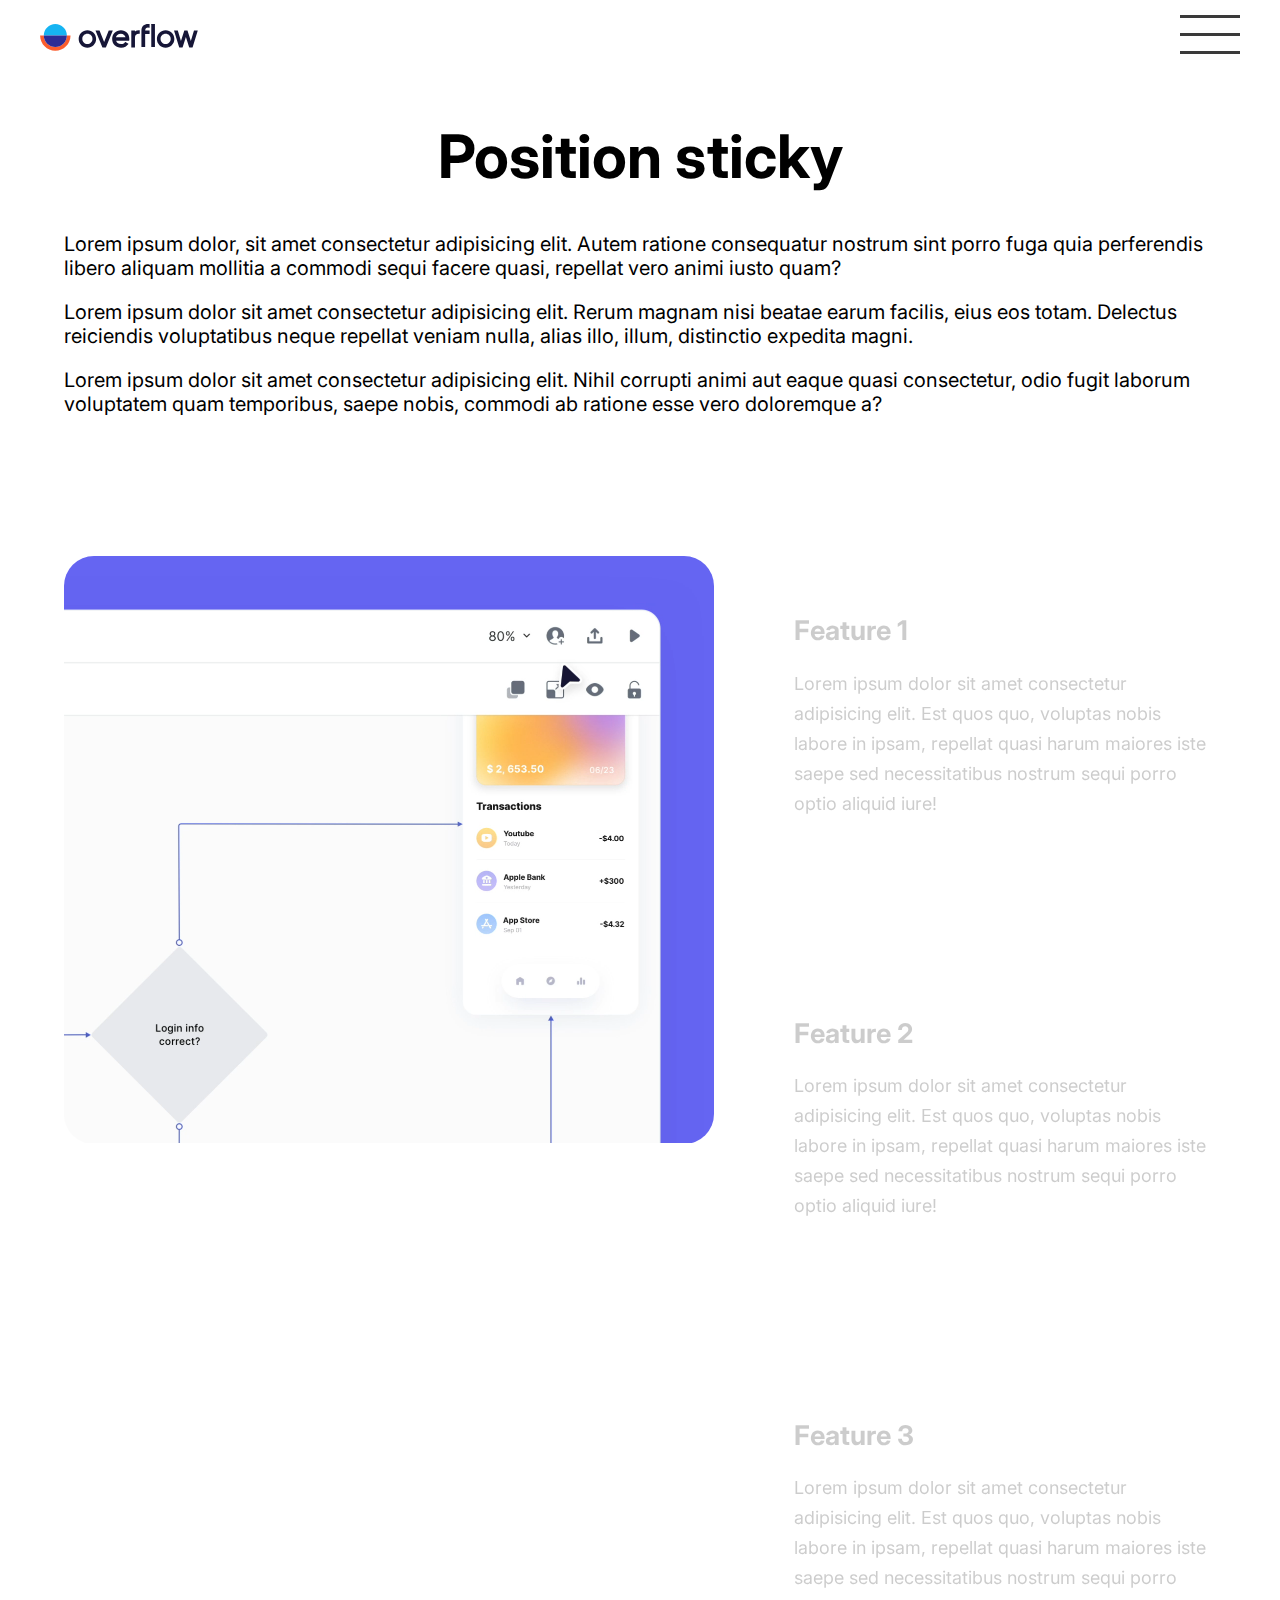
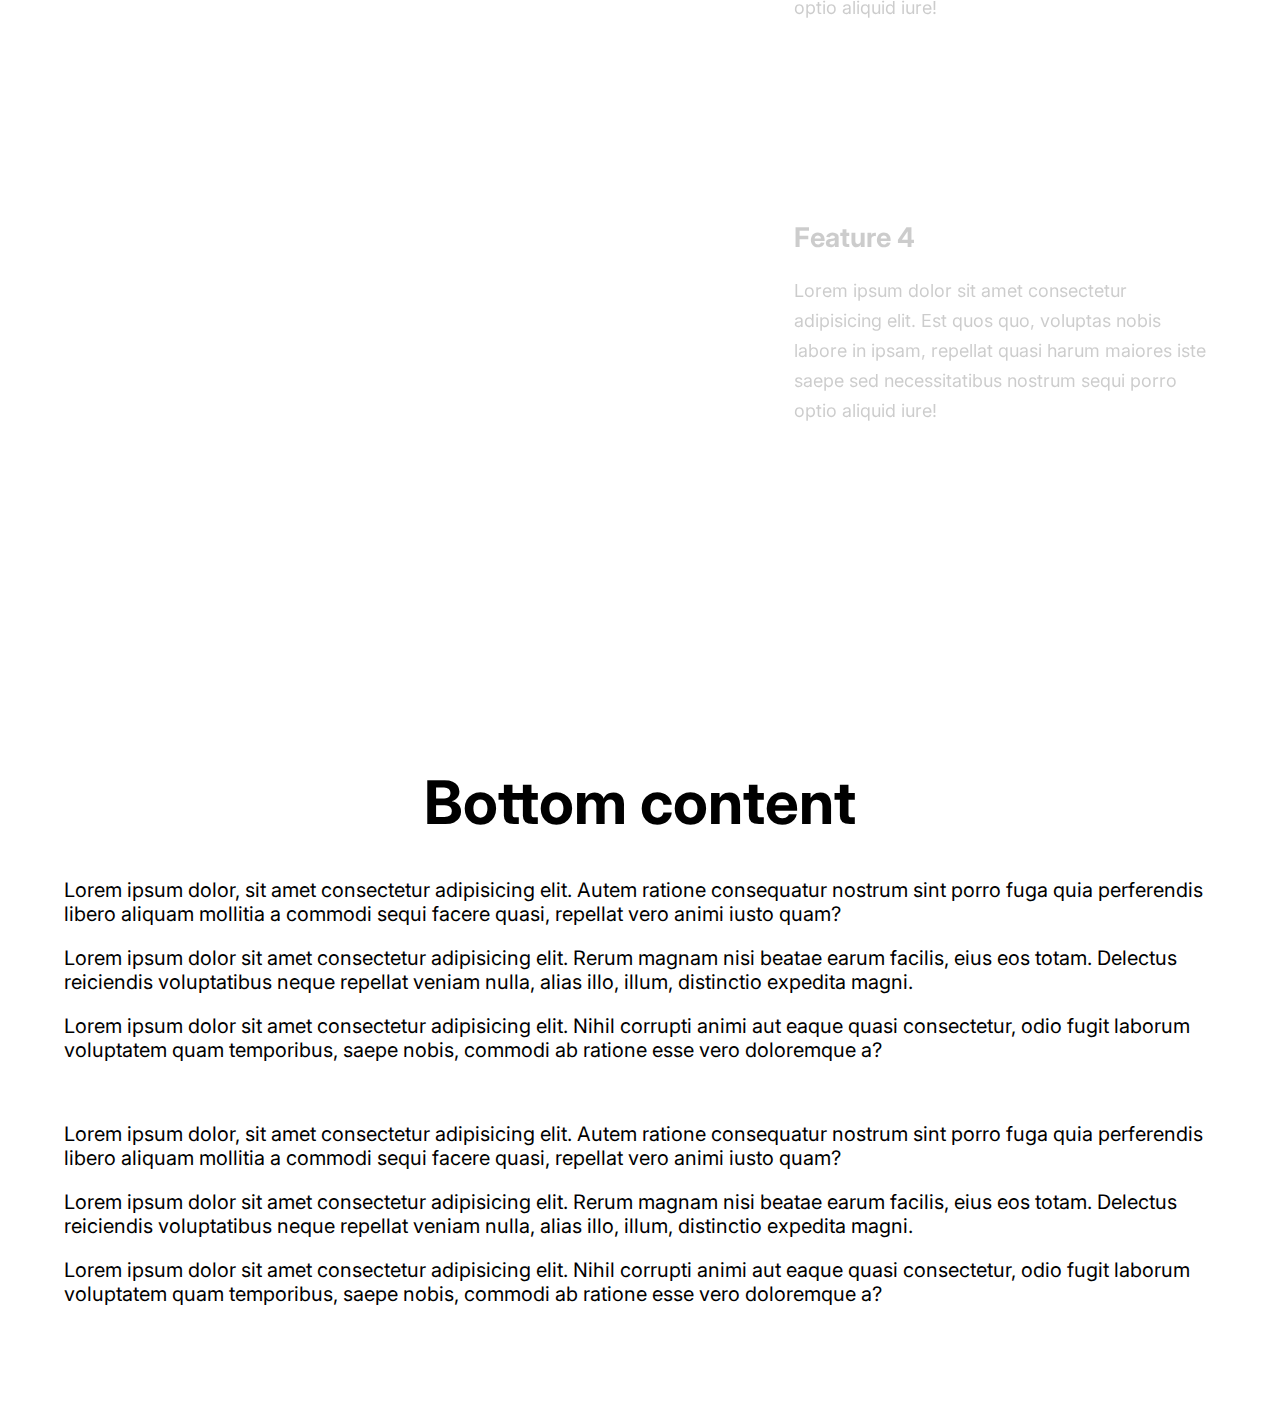
<file: vjezba_02/index.html>
<!DOCTYPE html>
<html lang="en">
<head>
    <meta charset="UTF-8">
    <meta http-equiv="X-UA-Compatible" content="IE=edge">
    <meta name="viewport" content="width=device-width, initial-scale=1.0">
    <title>Position sticky - vježba</title>
    <link rel="preconnect" href="https://fonts.googleapis.com">
    <link rel="preconnect" href="https://fonts.gstatic.com" crossorigin>
    <link href="https://fonts.googleapis.com/css2?family=Inter:wght@400;700&display=swap" rel="stylesheet">
    <script src="https://cdnjs.cloudflare.com/ajax/libs/gsap/3.11.4/gsap.min.js" integrity="sha512-f8mwTB+Bs8a5c46DEm7HQLcJuHMBaH/UFlcgyetMqqkvTcYg4g5VXsYR71b3qC82lZytjNYvBj2pf0VekA9/FQ==" crossorigin="anonymous" referrerpolicy="no-referrer"></script>
    <link rel="stylesheet" href="style.css">
</head>
<body>

<div id="navbar">
    <div class="container">

        <div class="logo">
            <a href="#"><img src="logo.svg" alt="Overflow"></a>
        </div>

		<div class="nav-container">
			
			<div class="socials">
				<span>facebook</span>
				<span>instagram</span>
			</div>
			<nav class="menu">
				<div class="menu__item">
					<a class="menu__item-link">Home</a>
				</div>
				<div class="menu__item">
					<a class="menu__item-link">Showcase</a>
				</div>
				<div class="menu__item">
					<a class="menu__item-link">About</a>
				</div>
				<div class="menu__item">
					<a class="menu__item-link">Contact</a>
				</div>
			</nav>
		</div>

        <div id="hambi">
            <span></span>
            <span></span>
            <span></span>
        </div>
    </div>
</div>

<div class="wrapper">

    <section>
        <h1>Position sticky</h1>
        <p>Lorem ipsum dolor, sit amet consectetur adipisicing elit. Autem ratione consequatur nostrum sint porro fuga quia perferendis libero aliquam mollitia a commodi sequi facere quasi, repellat vero animi iusto quam?</p>
        <p>Lorem ipsum dolor sit amet consectetur adipisicing elit. Rerum magnam nisi beatae earum facilis, eius eos totam. Delectus reiciendis voluptatibus neque repellat veniam nulla, alias illo, illum, distinctio expedita magni.</p>
        <p>Lorem ipsum dolor sit amet consectetur adipisicing elit. Nihil corrupti animi aut eaque quasi consectetur, odio fugit laborum voluptatem quam temporibus, saepe nobis, commodi ab ratione esse vero doloremque a?</p>
    </section>

    <section class="sticky">
        <!-- ovaj dio je sticky -->
        <div class="sticky-box">
            <video loop autoplay muted>
                <source src="work-together-with-your-team.mp4" type="video/mp4">
            </video>
        </div>

        <div class="scroll-box">

            <div class="feature hidden">
                <h2>Feature 1</h2>
                <p>
                    Lorem ipsum dolor sit amet consectetur adipisicing elit. Est quos quo, voluptas nobis labore in ipsam, repellat quasi harum maiores iste saepe sed necessitatibus nostrum sequi porro optio aliquid iure!
                </p>
            </div>

            <div class="feature hidden">
                <h2>Feature 2</h2>
                <p>
                    Lorem ipsum dolor sit amet consectetur adipisicing elit. Est quos quo, voluptas nobis labore in ipsam, repellat quasi harum maiores iste saepe sed necessitatibus nostrum sequi porro optio aliquid iure!
                </p>
            </div>

            <div class="feature hidden">
                <h2>Feature 3</h2>
                <p>
                    Lorem ipsum dolor sit amet consectetur adipisicing elit. Est quos quo, voluptas nobis labore in ipsam, repellat quasi harum maiores iste saepe sed necessitatibus nostrum sequi porro optio aliquid iure!
                </p>
            </div>

            <div class="feature hidden">
                <h2>Feature 4</h2>
                <p>
                    Lorem ipsum dolor sit amet consectetur adipisicing elit. Est quos quo, voluptas nobis labore in ipsam, repellat quasi harum maiores iste saepe sed necessitatibus nostrum sequi porro optio aliquid iure!
                </p>
            </div>

        </div>
       
    </section>

    <section>
        <h1>Bottom content</h1>
        <p>Lorem ipsum dolor, sit amet consectetur adipisicing elit. Autem ratione consequatur nostrum sint porro fuga quia perferendis libero aliquam mollitia a commodi sequi facere quasi, repellat vero animi iusto quam?</p>
        <p>Lorem ipsum dolor sit amet consectetur adipisicing elit. Rerum magnam nisi beatae earum facilis, eius eos totam. Delectus reiciendis voluptatibus neque repellat veniam nulla, alias illo, illum, distinctio expedita magni.</p>
        <p>Lorem ipsum dolor sit amet consectetur adipisicing elit. Nihil corrupti animi aut eaque quasi consectetur, odio fugit laborum voluptatem quam temporibus, saepe nobis, commodi ab ratione esse vero doloremque a?</p>
    </section>

    <section>
        <p>Lorem ipsum dolor, sit amet consectetur adipisicing elit. Autem ratione consequatur nostrum sint porro fuga quia perferendis libero aliquam mollitia a commodi sequi facere quasi, repellat vero animi iusto quam?</p>
        <p>Lorem ipsum dolor sit amet consectetur adipisicing elit. Rerum magnam nisi beatae earum facilis, eius eos totam. Delectus reiciendis voluptatibus neque repellat veniam nulla, alias illo, illum, distinctio expedita magni.</p>
        <p>Lorem ipsum dolor sit amet consectetur adipisicing elit. Nihil corrupti animi aut eaque quasi consectetur, odio fugit laborum voluptatem quam temporibus, saepe nobis, commodi ab ratione esse vero doloremque a?</p>
    </section>

<script src="script.js"></script>
</div>
</html>
</file>
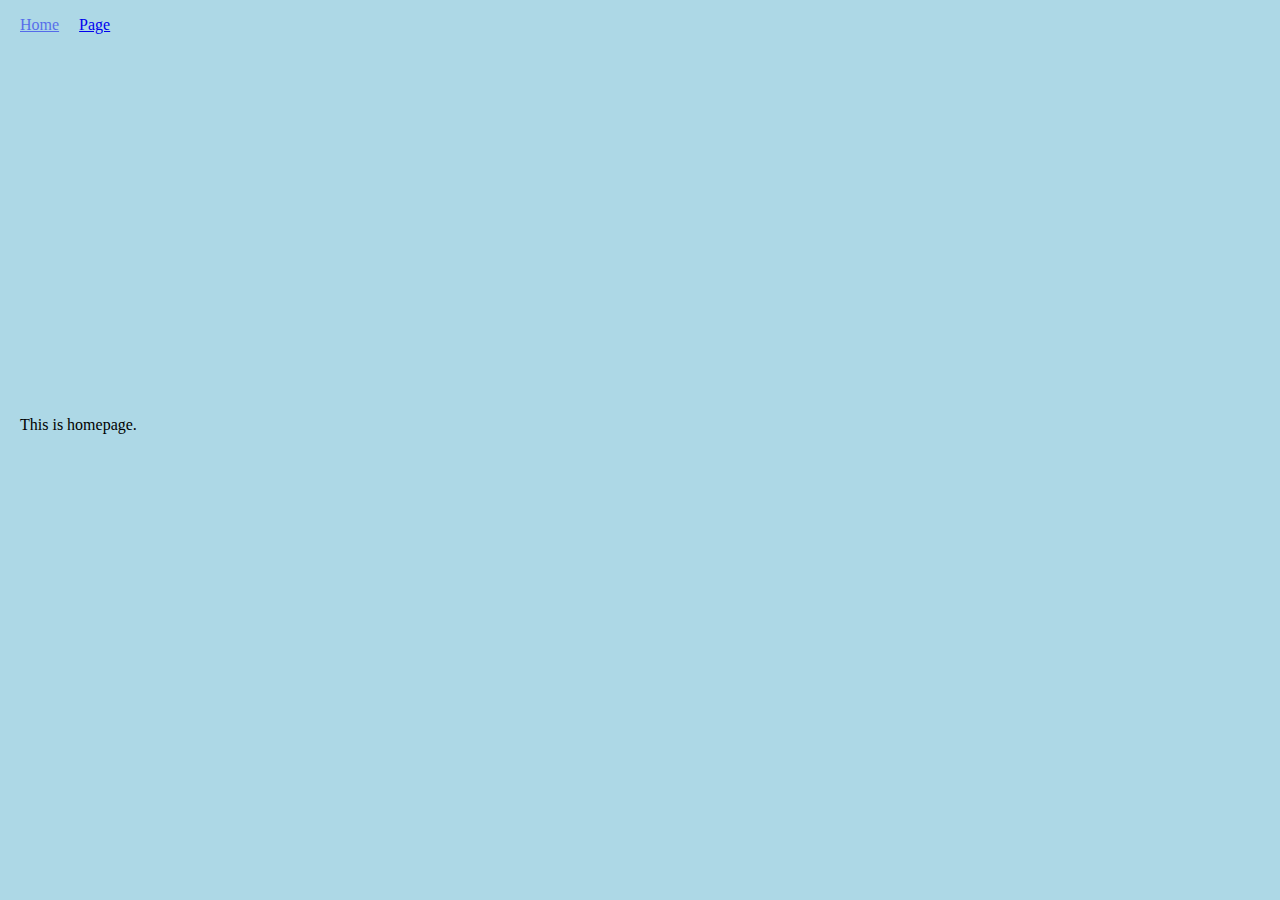
<file: vjezba_05/index.html>
<!DOCTYPE html>
<html>
	<head>
		<meta charset="utf-8">
		<meta name="viewport" content="width=device-width, initial-scale=1">
		<title>Barba.js Tutorial for Beginners</title>
		<style type="text/css">
			*,
			*::before,
			*::after {
				box-sizing: border-box;
			}
			* {
				text-shadow: none;
			}
			body {
				margin: 0;
			}
			nav {
				position: absolute;
				top: 0;
				left: 0;
				right: 0;
				padding-left: 20px;
				padding-right: 20px;
				z-index: 100;
			}
			nav > ul {
				display: flex;
				flex-wrap: wrap;
				list-style: none;
				padding-left: 0;
				margin-left: -10px;
				margin-right: -10px;
			}
			nav > ul > li {
				padding-left: 10px;
				padding-right: 10px;
			}
			nav > ul > li > a {
				transition: opacity 0.25s ease;
			}
			nav > ul > li > a:hover {
				opacity: 0.75;
			}
			nav > ul > li.current-menu-item > a {
				opacity: 0.5;
				pointer-events: none;
			}
			main {
				position: relative;
				display: flex;
				align-items: center;
				min-height: 100vh;
				padding-top: 20px;
				padding-bottom: 70px;
			}
			main > .container {
				position: relative;
				flex: 0 0 auto;
				width: 100%;
				padding-left: 20px;
				padding-right: 20px;
			}
			main[data-barba-namespace="home"] {
				background-color: lightblue;
			}
			main[data-barba-namespace="page"] {
				background-color: lightgreen;
			}
		</style>
	</head>
	<body data-barba="wrapper">
		<nav>
			<ul>
				<li class="current-menu-item"><a href="index.html">Home</a></li>
				<li><a href="page.html">Page</a></li>
			</ul>
		</nav>
		<main data-barba="container" data-barba-namespace="home">
			<div class="container">
				<p>This is homepage.</p>
			</div>
		</main>

		<script type="text/javascript" src="js/gsap.min.js" id="gsap-js"></script>
		<script type="text/javascript" src="js/barba.min.js" id="barba-js"></script>

		<script type="text/javascript">
			(function() {
				'use strict';

				if ('scrollRestoration' in history) {
					history.scrollRestoration = 'manual';
				}

				const onWindowLoad = function() {
					barba.init({
						debug: true,
						transitions: [{
							name: 'opacity-transition',
							leave(data) {
								data.current.container.style.position = 'absolute';
								data.current.container.style.top = 0;
								data.current.container.style.left = 0;
								data.current.container.style.width = '100%';

								updateMenu();

								return gsap.to(data.current.container, {
									opacity: 0
								});
							},
							enter(data) {
								return gsap.from(data.next.container, {
									opacity: 0
								});
							}
						}]
					});
				}

				function updateMenu() {
					const activeLink = document.querySelector('nav li.current-menu-item'),
						currentLink = document.querySelector('nav li:not(.current-menu-item)');
					if (activeLink) activeLink.classList.remove('current-menu-item');
					if (currentLink) currentLink.classList.add('current-menu-item');
				}

				window.addEventListener('load', onWindowLoad);
			})();
		</script>
	</body>
</html>
</file>
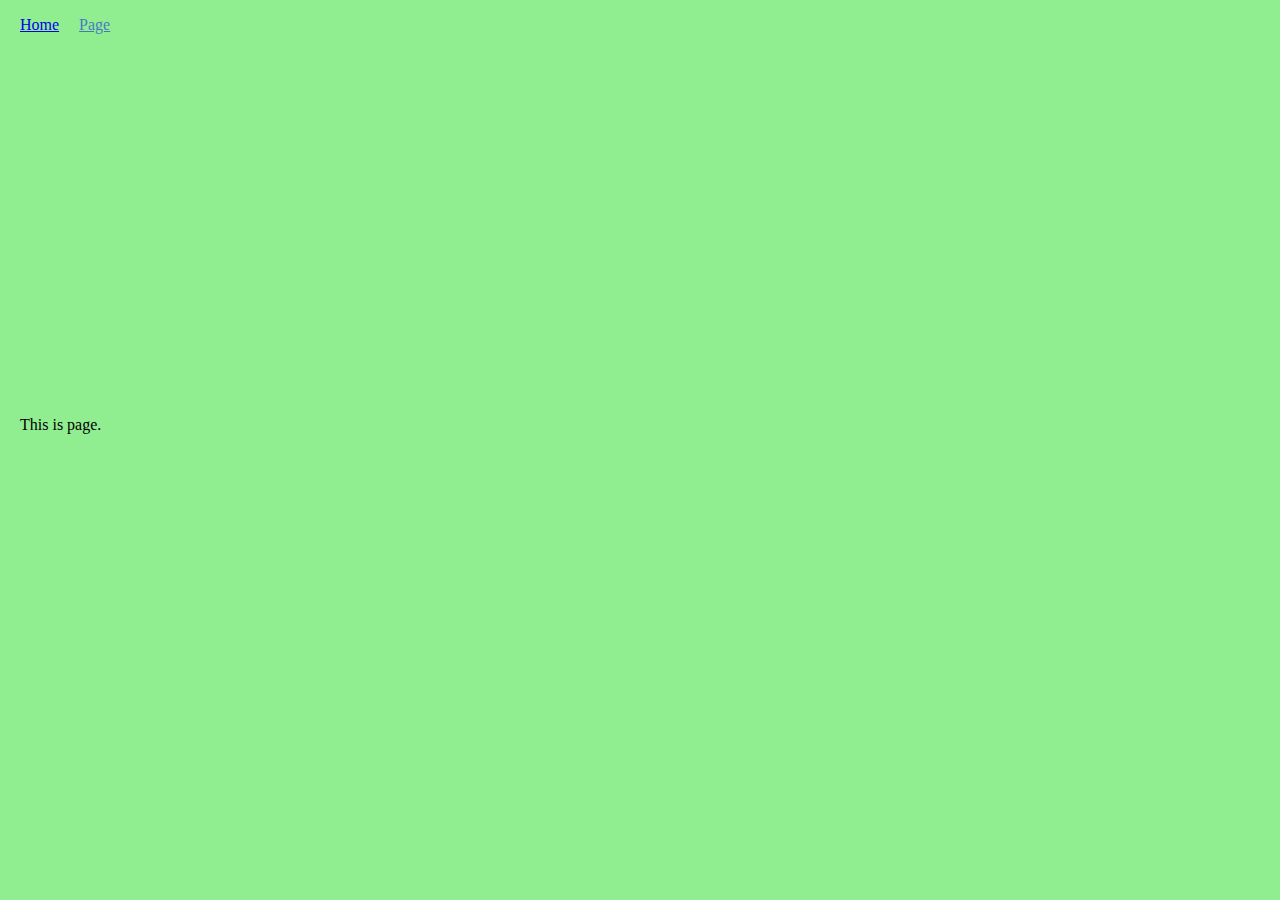
<file: vjezba_05/page.html>
<!DOCTYPE html>
<html>
	<head>
		<meta charset="utf-8">
		<meta name="viewport" content="width=device-width, initial-scale=1">
		<title>Barba.js Tutorial for Beginners</title>
		<style type="text/css">
			*,
			*::before,
			*::after {
				box-sizing: border-box;
			}
			* {
				text-shadow: none;
			}
			body {
				margin: 0;
			}
			nav {
				position: absolute;
				top: 0;
				left: 0;
				right: 0;
				padding-left: 20px;
				padding-right: 20px;
				z-index: 100;
			}
			nav > ul {
				display: flex;
				flex-wrap: wrap;
				list-style: none;
				padding-left: 0;
				margin-left: -10px;
				margin-right: -10px;
			}
			nav > ul > li {
				padding-left: 10px;
				padding-right: 10px;
			}
			nav > ul > li > a {
				transition: opacity 0.25s ease;
			}
			nav > ul > li > a:hover {
				opacity: 0.75;
			}
			nav > ul > li.current-menu-item > a {
				opacity: 0.5;
				pointer-events: none;
			}
			main {
				position: relative;
				display: flex;
				align-items: center;
				min-height: 100vh;
				padding-top: 20px;
				padding-bottom: 70px;
			}
			main > .container {
				position: relative;
				flex: 0 0 auto;
				width: 100%;
				padding-left: 20px;
				padding-right: 20px;
			}
			main[data-barba-namespace="home"] {
				background-color: lightblue;
			}
			main[data-barba-namespace="page"] {
				background-color: lightgreen;
			}
		</style>
	</head>
	<body data-barba="wrapper">
		<nav>
			<ul>
				<li><a href="index.html">Home</a></li>
				<li class="current-menu-item"><a href="page.html">Page</a></li>
			</ul>
		</nav>
		<main data-barba="container" data-barba-namespace="page">
			<div class="container">
				<p>This is page.</p>
			</div>
		</main>

		<script type="text/javascript" src="js/gsap.min.js" id="gsap-js"></script>
		<script type="text/javascript" src="js/barba.min.js" id="barba-js"></script>

		<script type="text/javascript">
			(function() {
				'use strict';

				if ('scrollRestoration' in history) {
					history.scrollRestoration = 'manual';
				}

				const onWindowLoad = function() {
					barba.init({
						debug: true,
						transitions: [{
							name: 'opacity-transition',
							leave(data) {
								data.current.container.style.position = 'absolute';
								data.current.container.style.top = 0;
								data.current.container.style.left = 0;
								data.current.container.style.width = '100%';

								updateMenu();

								return gsap.to(data.current.container, {
									opacity: 0
								});
							},
							enter(data) {
								return gsap.from(data.next.container, {
									opacity: 0
								});
							}
						}]
					});
				}

				function updateMenu() {
					const activeLink = document.querySelector('nav li.current-menu-item'),
						currentLink = document.querySelector('nav li:not(.current-menu-item)');
					if (activeLink) activeLink.classList.remove('current-menu-item');
					if (currentLink) currentLink.classList.add('current-menu-item');
				}

				window.addEventListener('load', onWindowLoad);
			})();
		</script>
	</body>
</html>
</file>
<file: vjezba_02/style.css>
* {
    box-sizing: border-box;
}

html {
    scroll-behavior: smooth;
}

body {
    font-family: 'Inter', sans-serif;
    font-size: 20px;
    margin: 0;
}

img {
    width: 100%;
    height: auto;
}

.wrapper {
    width: 90%;
    max-width: 1200px;
    margin: 0 auto;
    padding: 60px 0;
}

section {
    margin: 60px 0;
}

h1 {
    text-align: center;
    font-size: 3em;
}

video {
    width: 100%;
    height: auto;
    border-radius: 30px;
}

#navbar {
    background: rgba(255,255,255, .5);
    padding: 15px 20px;
    position: fixed;
    top: 0;
    width: 100%;
    transition: all .3s;
    z-index: 999;
}

#navbar .container {
    width: 100%;
    max-width: 1200px;
    margin: 0 auto;
    display: flex;
    justify-content: space-between;
    align-items: center;
}

.logo {
    width: 158px;
    height: 27px;
}

.main-menu {
    width: 100%;
    max-width: 768px;
}

.main-menu ul {
    display: flex;
    justify-content: space-between;
    list-style-type: none;
}

/* Hambi */
#hambi {
    width: 60px;
    height: 45px;
    position: relative;
    transform: rotate(0deg);
    transition: .5s ease-in-out;
    cursor: pointer;
}
 
#hambi span {
    display: block;
    position: absolute;
    height: 3px;
    width: 100%;
    background: rgb(58, 58, 58);
    opacity: 1;
    left: 0;
    transform: rotate(0deg);
    transition: .25s ease-in-out;
}

#hambi span:nth-child(1) {
    top: 0px;
    transform-origin: left center;
}
 
#hambi span:nth-child(2) {
    top: 18px;
    transform-origin: left center;
}
 
#hambi span:nth-child(3) {
    top: 36px;
    transform-origin: left center;
}
 
#hambi.open span:nth-child(1) {
    transform: rotate(45deg);
    top: -3px;
    left: 8px;
}
 
#hambi.open span:nth-child(2) {
    width: 0%;
    opacity: 0;
}
 
#hambi.open span:nth-child(3) {
    transform: rotate(-45deg);
    top: 39px;
    left: 8px;
}

@media (max-width: 900px) {

    #navbar .container {
        flex-direction: column;
    }

    .main-menu ul {
        flex-direction: column;
    }

    #hambi {
        position: absolute;
        right: 30px;
        top: 20px;
        transform: rotate(0deg);
        transition: .5s ease-in-out;
        cursor: pointer;
    }

}

section.sticky {
    display: grid;
    grid: auto/650px 1fr;
    grid-gap: 0 4em;
    padding: 80px 0;
}

.sticky-box {
    grid-column: 1/2;
    align-self: start;
    position: sticky;
    top: 80px;
}

.scroll-box {
    grid-column: 2/3;
    font-size: 18px;
    line-height: 30px;
}

.feature {
    margin: 60px 0 200px;
}

.hidden {
    opacity: .2;
    transition: all .5s ease-in;
}

.show {
    opacity: 1;
}


.socials {
	position: absolute;
	bottom: 0;
	left: 0;
	margin: 40px 100px;
}

.socials span {
	text-transform: uppercase;
	margin: 0 20px;
	letter-spacing: 0px;
}

.nav-container {
	position: absolute;
	left: -100%;
	width: 100%;
    height: 100vh;
    bottom: 0;
    top: 0;
    background: #dbdbdb;
}

.menu__item {
	position: relative;
	padding: 0 6vw;
}

.menu__item-link {
	display: inline-block;
	cursor: pointer;
	position: relative;
	transition: opacity 0.4s;
}

.menu {
	padding: 10vh 0 25vh;
	font-size: 7vw;
}

.menu__item-link {
	white-space: nowrap;
	font-size: 7vw;
	padding: 0 1vw;
	line-height: 1.15;
}

body.disabledScroll {
    overflow: hidden;
}
</file>
